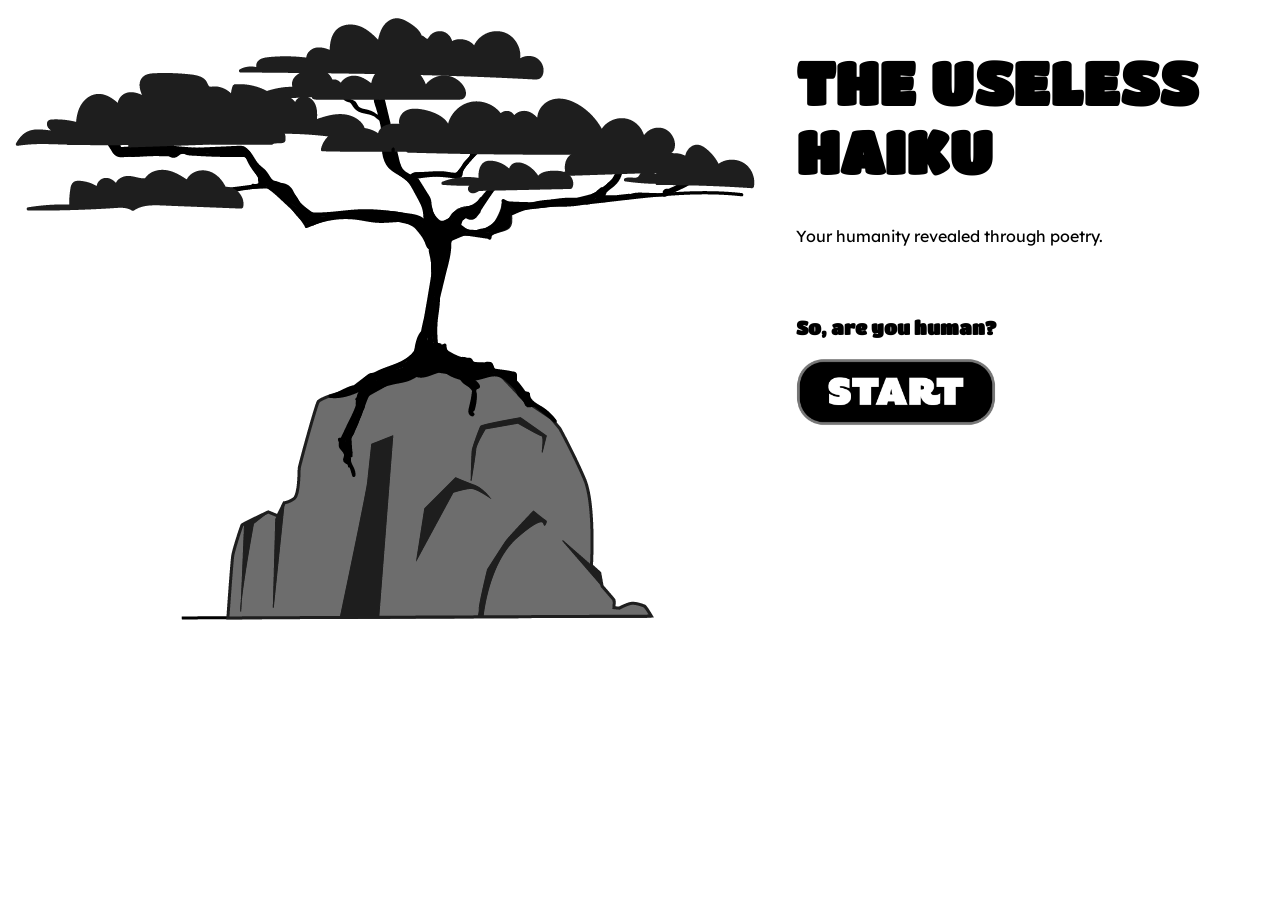
<file: index.html>
<html lang="en">
<head>
    <meta charset="UTF-8">
    <meta name="viewport" content="width=device-width, initial-scale=1.0">
    <title>The Useless Haiku</title>
        <link rel="stylesheet" href="styles.css">

</head>
<body>
    <div style="display: flex; align-items: flex-start; gap: 20px;">
        <img src="img/home-tree.png" alt="tree on a rock simple drawing" width="800px">
        <div>
        <h1 class="page-titles" id="home-title">THE USELESS HAIKU</h1>
        <p class="content-font">Your humanity revealed through poetry.</p>
        <br>
        <br>
        <h3 class="page-titles">So, are you human?</h3>

            <!--WEBSITE START BUTTON-->
            <a href="prompt-gen.html">
                <img src="img/start-button.png" width="200px">
            </a>
        </div>
    </div>
  
</body>
</html>
</file>
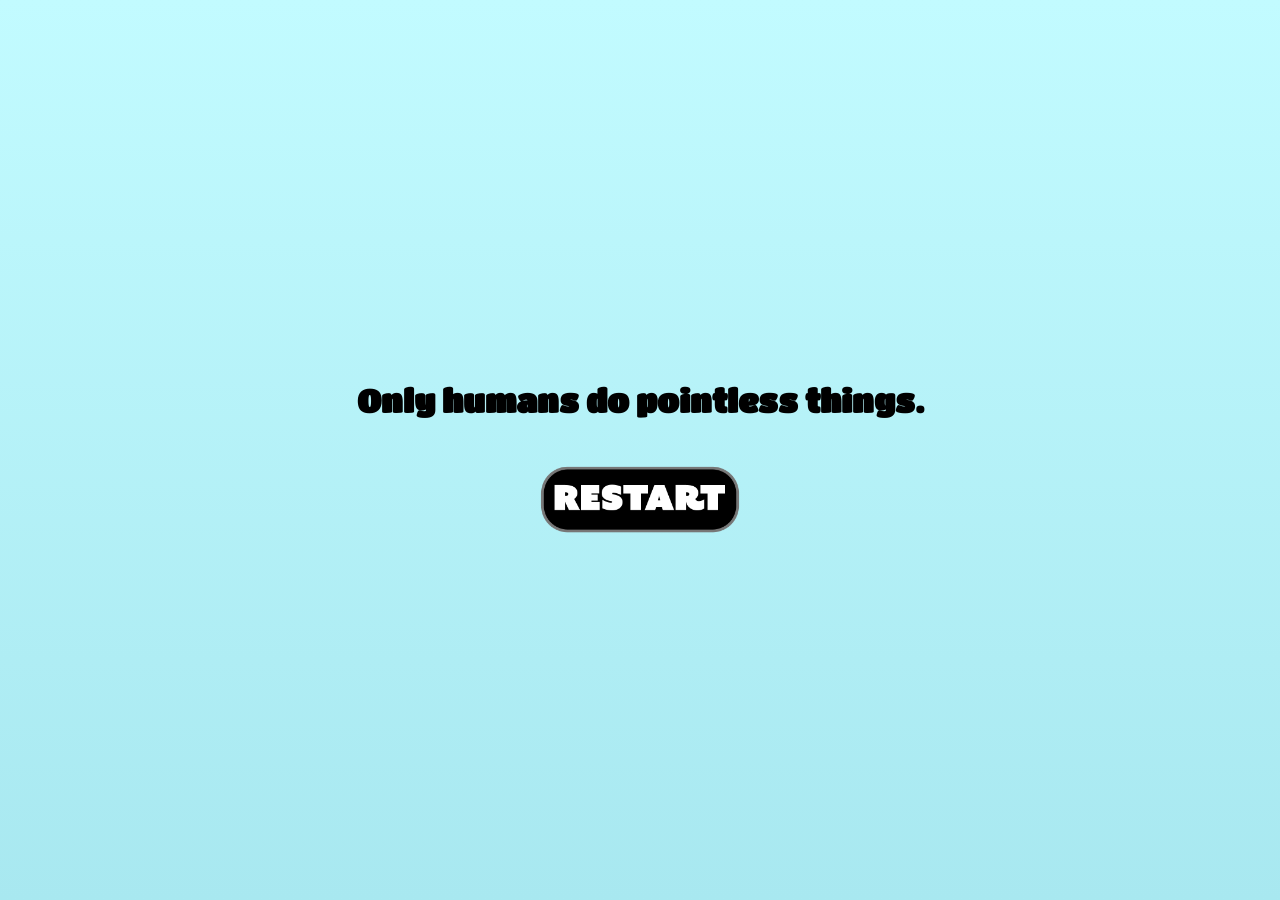
<file: haiku-end.html>
<!DOCTYPE html>
<html lang="en">
<head>
    <meta charset="UTF-8">
    <meta name="viewport" content="width=device-width, initial-scale=1.0">
    <title>Document</title>
        <link rel="stylesheet" href="styles.css">

</head>
<body id="haiku-end">

    <div id="floating-poems-root" class="floating-poems-root" aria-hidden="true"></div>

    <main class="end-container">
        <h1 class="page-titles" id="end-title">Only humans do pointless things.</h1>

        <!--HAIKU RESTART BUTTON-->
        <a href="index.html">
            <img src="img/restart-button.png" alt="Restart the haiku process" width="200px">
        </a>
    </main>

    <script>
        (function () {
            const STORAGE_KEY = 'haikuSubmissions';
            const MAX_VISIBLE = 7;
            const ROTATE_MS = 22000;

            function loadPoems() {
                try {
                    const raw = localStorage.getItem(STORAGE_KEY);
                    if (!raw) return [];
                    const data = JSON.parse(raw);
                    if (!Array.isArray(data)) return [];
                    return data
                        .map((item) => (typeof item === 'string' ? { text: item } : item))
                        .filter((item) => item && typeof item.text === 'string' && item.text.trim());
                } catch {
                    return [];
                }
            }

            function shuffle(arr) {
                const a = arr.slice();
                for (let i = a.length - 1; i > 0; i--) {
                    const j = Math.floor(Math.random() * (i + 1));
                    [a[i], a[j]] = [a[j], a[i]];
                }
                return a;
            }

            function pickVisible(poems) {
                if (poems.length <= MAX_VISIBLE) return poems.map((p) => p.text.trim());
                return shuffle(poems)
                    .slice(0, MAX_VISIBLE)
                    .map((p) => p.text.trim());
            }

            function renderFloating(root, texts) {
                root.innerHTML = '';
                const placed = [];

                function approximateRadiusPercent(text) {
                    const len = (text || '').trim().length;
                    // Radius estimate so we can prevent initial overlaps.
                    // Typical 3-line haikus will land around ~7-12.
                    const scale = Math.min(len, 90) / 90;
                    return 7 + scale * 5;
                }

                texts.forEach((text) => {
                    const el = document.createElement('div');
                    el.className = 'floating-poem';
                    el.textContent = text;

                    // Place poems outside a "bubble" around the center of the screen.
                    // Center is (50, 50) in percent coordinates; bubble radius ~18%.
                    const centerX = 50;
                    const centerY = 50;
                    const bubbleRadius = 18;

                    const radius = approximateRadiusPercent(text);
                    let left = 8;
                    let top = 10;

                    for (let attempt = 0; attempt < 70; attempt++) {
                        // Keep away from edges a bit so text doesn't get clipped.
                        left = 8 + Math.random() * 84;  // 8-92%
                        top = 6 + Math.random() * 88;   // 6-94%

                        // Keep outside the center bubble (expanded by our poem size estimate).
                        const dx = left - centerX;
                        const dy = top - centerY;
                        const dist = Math.sqrt(dx * dx + dy * dy);
                        if (dist < (bubbleRadius + radius * 0.25)) continue;

                        // Prevent overlap with previously placed poems.
                        let overlaps = false;
                        for (const p of placed) {
                            const ddx = left - p.left;
                            const ddy = top - p.top;
                            const d = Math.sqrt(ddx * ddx + ddy * ddy);
                            if (d < (radius + p.radius + 2.5)) {
                                overlaps = true;
                                break;
                            }
                        }
                        if (overlaps) continue;

                        break;
                    }

                    el.style.left = left + '%';
                    el.style.top = top + '%';

                    const duration = 16 + Math.random() * 14;
                    const delay = -Math.random() * duration;
                    el.style.animationDuration = duration + 's';
                    el.style.animationDelay = delay + 's';

                    el.style.opacity = '1';

                    placed.push({ left, top, radius });
                    root.appendChild(el);
                });
            }

            const root = document.getElementById('floating-poems-root');
            let pool = loadPoems();

            function tick() {
                pool = loadPoems();
                const texts = pickVisible(pool);
                renderFloating(root, texts);
            }

            tick();
            if (pool.length > MAX_VISIBLE) {
                setInterval(tick, ROTATE_MS);
            }
        })();
    </script>
</body>
</html>
</file>
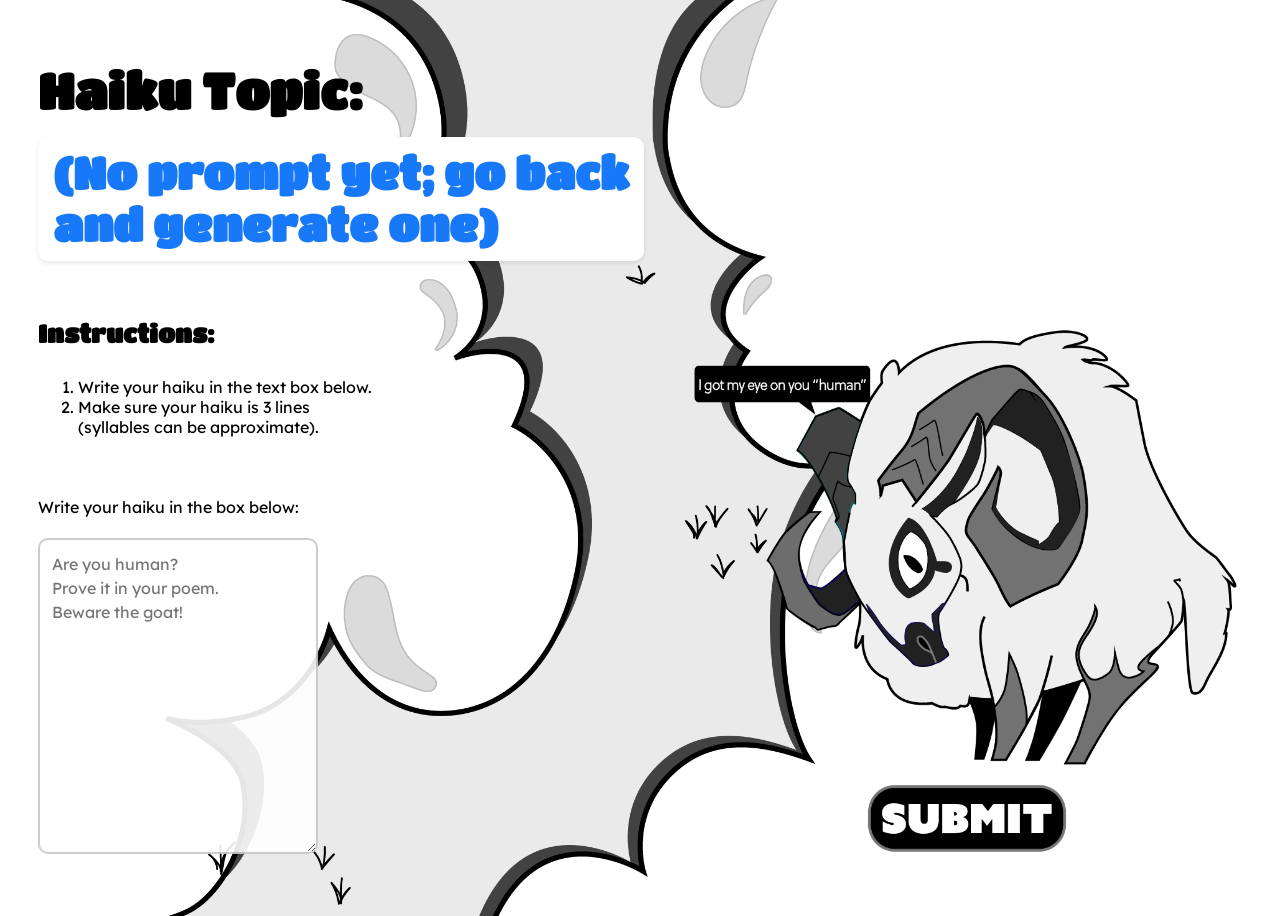
<file: haiku-entry.html>
<html lang="en">
<head>
    <meta charset="UTF-8">
    <meta name="viewport" content="width=device-width, initial-scale=1.0">
    <title>Haiku Entry</title>
        <link rel="stylesheet" href="styles.css">

</head>
<body id="haiku-entry-page">
    <main class="prompt-overlay haiku-entry-main">
        <div class="haiku-entry-content">
            <h1 class="page-titles haiku-topic-line" id="haiku-entry-heading">
                <span class="haiku-topic-label">Haiku Topic:</span>
                <span id="selected-topic" class="content-font haiku-topic-value">(No prompt yet; generate from topic page)</span>
            </h1>

            <h3 class="page-titles" id="space-specs">Instructions:</h3>
            <ol class="content-text haiku-entry-narrow" style="max-width: 300px;">
                <li>Write your haiku in the text box below.</li>
                <li>Make sure your haiku is 3 lines (syllables can be approximate).</li>
            </ol>
            <br>
            <label for="haiku-text" class="content-font">Write your haiku in the box below:</label>
            <textarea id="haiku-text" class="haiku-textarea" rows="12" placeholder="Are you human?&#10;Prove it in your poem.&#10;Beware the goat!"></textarea>
        </div>

        <div class="haiku-entry-aside" aria-label="Submit your haiku">
            <img src="img/new-goat-gen.png" alt="Goat" class="goat-img haiku-entry-goat" width="320px">

            <button type="button" id="submit-haiku" class="image-btn" aria-label="Submit haiku">
                <img src="img/submit-button.png" alt="" width="200px">
            </button>
        </div>
    </main>

    <script>
        function countSyllables(word) {
            const w = word.toLowerCase().replace(/[^a-z']/g, '');
            if (!w) return 0;
            if (w.length <= 3) return 1;
            const syl = w
                .replace(/(?:[^laeiouy]es|ed|[^laeiouy]e)$/, '')
                .replace(/^y/, '')
                .match(/[aeiouy]{1,2}/g);
            return Math.max(1, syl ? syl.length : 1);
        }

        function checkHaiku(text) {
            const lines = text.split(/\r?\n/).map(l => l.trim()).filter(l => l.length > 0);
            if (lines.length !== 3) return { valid: false, message: 'Haiku needs exactly 3 lines.' };

            const actual = lines.map(line => {
                const words = line.split(/\s+/).filter(Boolean);
                return words.reduce((sum, word) => sum + countSyllables(word), 0);
            });

            const totalSyllables = actual.reduce((sum, n) => sum + n, 0);
            // Relaxed total: accept within +/- 3 of the ideal 17 syllables.
            // This keeps per-line validation optional/lenient (we only reject on total).
            const MIN_TOTAL = 14;
            const MAX_TOTAL = 22;

            if (totalSyllables < MIN_TOTAL || totalSyllables > MAX_TOTAL) {
                return { valid: false, message: `Haiku total syllables should be between ${MIN_TOTAL} and ${MAX_TOTAL}.` };
            }

            return { valid: true, message: 'Haiku accepted (relaxed total syllable rule).' };
        }

        const selectedTopic = document.getElementById('selected-topic');
        const haikuText = document.getElementById('haiku-text');

        document.addEventListener('DOMContentLoaded', () => {
            const savedTopic = localStorage.getItem('haikuTopic');
            selectedTopic.textContent = savedTopic ? savedTopic : '(No prompt yet; go back and generate one)';
        });

        const STORAGE_KEY = 'haikuSubmissions';

        function saveHaikuSubmission(text) {
            const normalized = text.trim();
            if (!normalized) return;
            let list = [];
            try {
                const raw = localStorage.getItem(STORAGE_KEY);
                if (raw) list = JSON.parse(raw);
                if (!Array.isArray(list)) list = [];
            } catch {
                list = [];
            }
            list.push({
                text: normalized,
                at: Date.now()
            });
            /* Keep last 80 so localStorage stays small */
            if (list.length > 80) list = list.slice(-80);
            localStorage.setItem(STORAGE_KEY, JSON.stringify(list));
        }

        document.getElementById('submit-haiku').addEventListener('click', () => {
            const result = checkHaiku(haikuText.value);
            if (result.valid) {
                saveHaikuSubmission(haikuText.value);
                window.location.href = 'haiku-end.html';
            } else {
                window.location.href = 'wrong-haiku.html';
            }
        });
    </script>
</body>
</html>
</file>
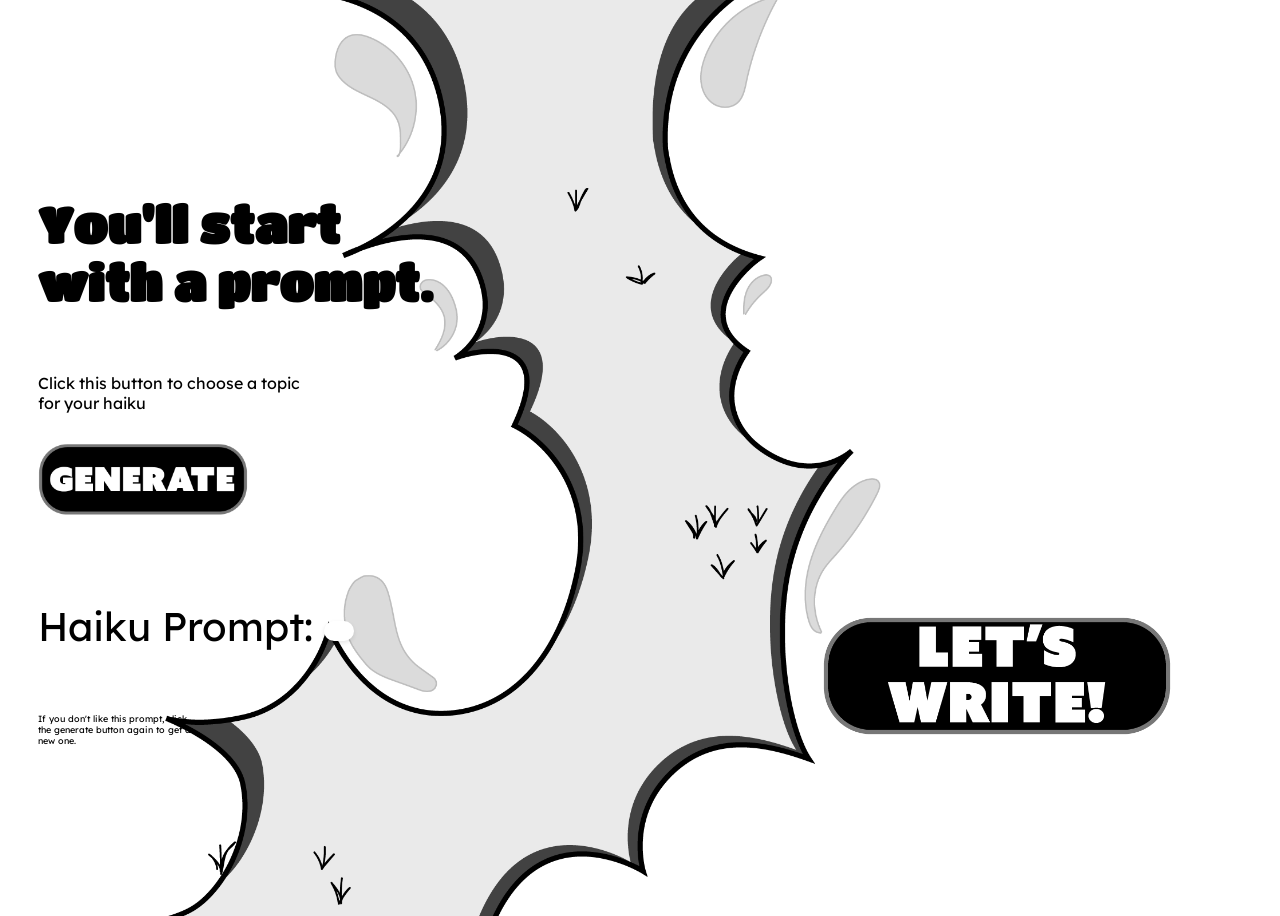
<file: prompt-gen.html>
<html lang="en">
<head>
    <meta charset="UTF-8">
    <meta name="viewport" content="width=device-width, initial-scale=1.0">
    <title>Haiku Topic</title>
        <link rel="stylesheet" href="styles.css">

</head>
<body id="prompt-page">
    <main class="prompt-overlay">
        <h1 class="page-titles" id="prompt-title" style="max-width: 410px;">You'll start with a prompt.</h1>
        <p class="content-font" style="max-width: 280px;">Click this button to choose a topic for your haiku</p>

        <!--PROMPT GENERATION BUTTON-->
        <button id="generate-prompt-btn" class="image-btn" type="button" aria-label="Generate a haiku prompt">
            <img src="img/generate-button.png" alt="Generate prompt" width="210px">
        </button>
        <br>
        <p class="content-font" id="" style="font-size: 40px;">Haiku Prompt: <span id="haiku-topic"></span></p>
        <p class="content-font" id="new-prompt" style="max-width: 162px;">If you don't like this prompt, click the generate button again to get a new one.</p>

        <div class="bottom-right-section">
            <a id="to-entry-link" href="haiku-entry.html">
                <img src="img/write-haiku-button.png" alt="Go to haiku entry page" width="350px">
            </a>
        </div>
    </main>

    <script>
        const topics = [
            "College Classes",
            "Having No Flexi",
            "The Art of Nothing",
            "Relaxing",
            "Coffee Dependency",
            "Finals Week",
            "Group Projects",
            "Laundry Day",
            "San Francisco",
            "Food",
            "Friend Groups",
            "The Weather",
            "Procrastination",
            "The Future",
            "Free Time"
        ];

        const topicDisplay = document.getElementById("haiku-topic");
        const generateButton = document.getElementById("generate-prompt-btn");
        const newPromptButton = document.getElementById("new-prompt-btn");
        const entryLink = document.getElementById("to-entry-link");

        function saveTopic(topic) {
            localStorage.setItem("haikuTopic", topic);
        }

        function generateTopic() {
            const randomIndex = Math.floor(Math.random() * topics.length);
            const topic = topics[randomIndex];
            topicDisplay.textContent = topic;
            saveTopic(topic);
        }

        function ensureTopicSavedOnNavigation() {
            const topic = topicDisplay.textContent.trim();
            if (topic) saveTopic(topic);
        }

        generateButton.addEventListener("click", generateTopic);
        newPromptButton.addEventListener("click", generateTopic);
        entryLink.addEventListener("click", ensureTopicSavedOnNavigation);

        document.addEventListener("DOMContentLoaded", () => {
            const saved = localStorage.getItem("haikuTopic");
            if (saved) topicDisplay.textContent = saved;
        });
    </script>
</body>
</html>
</file>
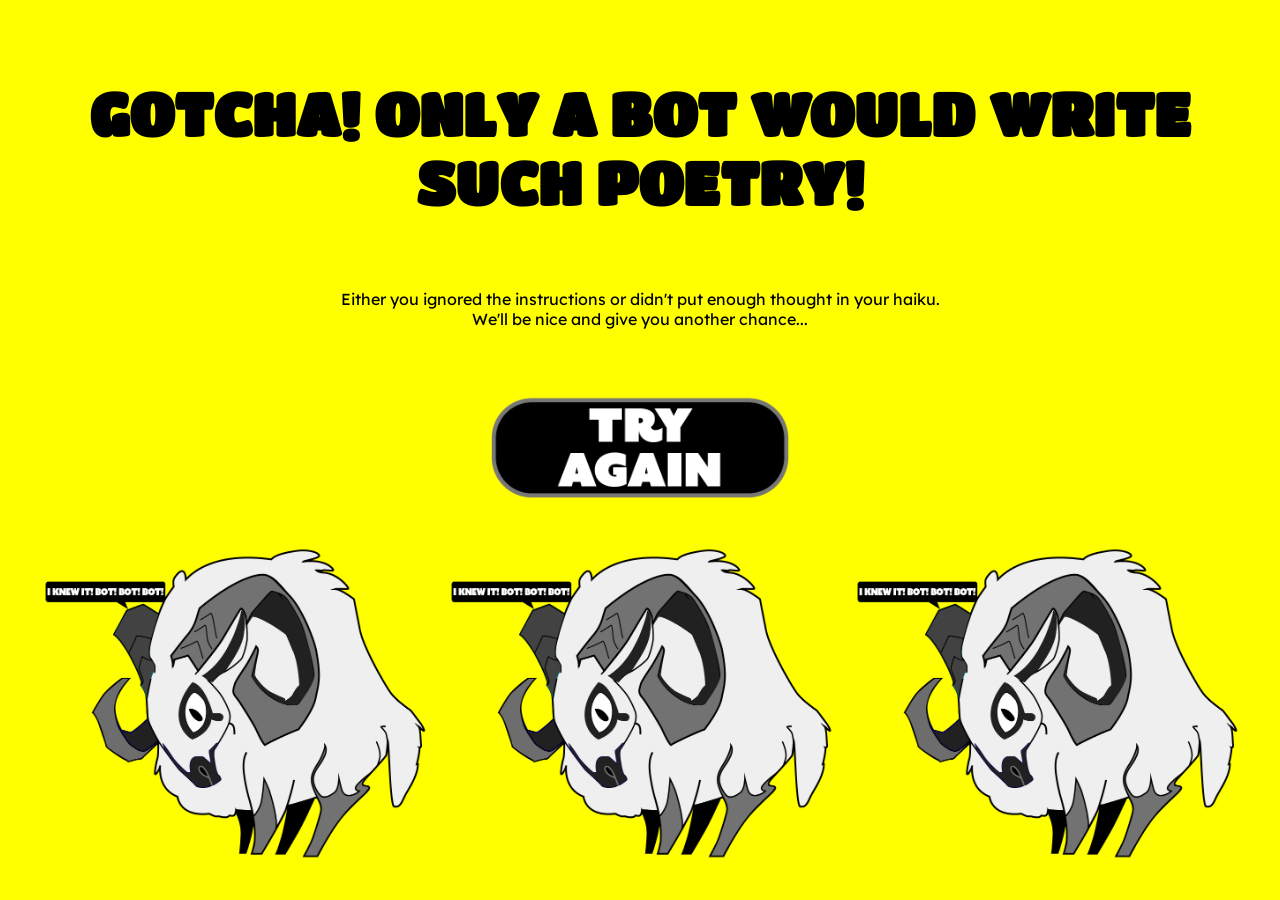
<file: wrong-haiku.html>
<!DOCTYPE html>
<html lang="en">
<head>
    <meta charset="UTF-8">
    <meta name="viewport" content="width=device-width, initial-scale=1.0">
    <title>HAIKU ERROR</title>
    <link rel="stylesheet" href="styles.css">
</head>
<body class="wrong-haiku-background" id="wrong-haiku">
    <main class="wrong-haiku-main">
        <h1 class="page-titles" style="font-size: 60px;">GOTCHA! ONLY A BOT WOULD WRITE SUCH POETRY!</h1>
        <p class="content-text" style="max-width: 610px;">Either you ignored the instructions or didn't put enough thought in your haiku. We'll be nice and give you another chance...</p>
        <br>
        <a href="haiku-entry.html">
            <img src="img/try-again-button.png" alt="Go to haiku entry page" width="300px">
        </a>
        <div class="goat-row">
            <img class="glitch-goat" src="img/caught-goat.png" alt="Glitch goat 1" width="390px">
            <img class="glitch-goat" src="img/caught-goat.png" alt="Glitch goat 2" width="390px">
            <img class="glitch-goat" src="img/caught-goat.png" alt="Glitch goat 3" width="390px">
        </div>
    </main>
</body>
</html>
</file>
<file: styles.css>
@font-face {
    font-family: prime-title;
    src: url(fonts/TitanOne-Regular.ttf);
}

@font-face {
    font-family: content-title;
    src: url(fonts/LexendDeca-VariableFont_wght.ttf);
}

@font-face {
    font-family: content-title;
    src: url(fonts/);
}

#index {
    
}

.page-titles {
    font-family: prime-title;
}

#home-title {
    font-size: 60px;
}

#space-specs {
    font-size: 25px;
    margin-top: 45px;
    margin-bottom: 1px;}

#prompt-title {
    font-size: 50px;
}

.content-font {
    font-family: content-title;
}

#new-prompt {
    font-size: 9px;
}

#haiku-topic {
    background-color: white;
    padding: 10px 15px;
    border-radius: 10px;
    display: inline-block;
    box-shadow: 0 2px 4px rgba(0, 0, 0, 0.1);
}

#haiku-end {
    position: relative;
    margin: 0;
    min-height: 100vh;
    overflow-x: hidden;
    background: linear-gradient(#C2FBFF, #a8e8f0);
}

.floating-poems-root {
    position: fixed;
    inset: 0;
    z-index: 0;
    pointer-events: none;
    overflow: hidden;
}

.floating-poem {
    position: absolute;
    max-width: min(14rem, 38vw);
    font-family: content-title, system-ui, sans-serif;
    font-size: clamp(0.8rem, 1.9vw, 1.05rem);
    line-height: 1.45;
    white-space: pre-line;
    color: rgba(30, 50, 60, 0.95);
    text-shadow: 0 0 20px rgba(255, 255, 255, 0.85);
    transform-origin: center center;
    animation-name: float-drift;
    animation-timing-function: ease-in-out;
    animation-iteration-count: infinite;
    animation-direction: alternate;
    will-change: transform;
}

@keyframes float-drift {
    0% {
        transform: translate(0, 0) rotate(-1deg);
    }
    33% {
        transform: translate(2.5vw, -3vh) rotate(1.2deg);
    }
    66% {
        transform: translate(-2vw, 2vh) rotate(-0.8deg);
    }
    100% {
        transform: translate(1.5vw, 1vh) rotate(0.5deg);
    }
}

.end-container {
    position: relative;
    z-index: 1;
    min-height: 100vh;
    display: flex;
    flex-direction: column;
    align-items: center;
    justify-content: center;
    gap: 1.5rem;
    padding: 2rem 1.25rem;
    box-sizing: border-box;
}

#prompt-page,
#haiku-entry-page {
    background-image: url('img/prompt-impv-bckg.png');
    min-height: 100vh;
    background-size: cover;
    background-position: center;
    background-repeat: no-repeat;
}

.prompt-overlay {
    position: relative;
    min-height: 100vh;
    display: flex;
    flex-direction: column;
    justify-content: center;
    align-items: flex-start;
    gap: 13px;
    padding: 30px;
    box-sizing: border-box;
}

.image-btn {
    padding: 0;
    border: 0;
    background: transparent;
    cursor: pointer;
}

.bottom-right-section {
    position: absolute;
    bottom: 170px;
    right: 100px;
    display: flex;
    flex-direction: column;
    align-items: center;}

#haiku-entry-heading {
    font-size: 50px;
    line-height: 1.15;
    max-width: min(100%, 42rem);
    margin: 0;
}

.haiku-topic-line {
    display: flex;
    flex-wrap: wrap;
    align-items: baseline;
    gap: 0.35em 0.5em;
}

.haiku-topic-line .haiku-topic-value {
    font-family: prime-title;
    font-size: 45px;
    color: rgb(23, 120, 248);
    background-color: white;
    padding: 10px 15px;
    border-radius: 10px;
    box-shadow: 0 2px 4px rgba(0, 0, 0, 0.1);
}

.haiku-entry-narrow {
    max-width: 780px;
}

/* This styling keeps the goat and submit button from overlapping on the entry page*/
.haiku-entry-main.prompt-overlay {
    display: grid;
    grid-template-columns: minmax(0, 1fr) auto;
    align-items: end;
    align-content: center;
    column-gap: clamp(1.25rem, 5vw, 3rem);
    row-gap: 1rem;
    width: 100%;
    max-width: 100%;
    min-height: 100vh;
}

.haiku-entry-content {
    grid-column: 1;
    display: flex;
    flex-direction: column;
    align-items: flex-start;
    gap: 13px;
    min-width: 0;
}

.haiku-entry-aside {
    grid-column: 2;
    display: flex;
    flex-direction: column;
    align-items: center;
    gap: 13px;
    justify-self: end;
    flex-shrink: 0;
}

.haiku-entry-main .haiku-textarea {
    margin-bottom: 0;
}

.goat-img {
    width: 550px;
    height: auto;
    display: block;
}

.haiku-entry-aside .image-btn img {
    max-width: min(200px, 40vw);
    width: 100%;
    height: auto;
}

@media (max-width: 700px) {
    .haiku-entry-main.prompt-overlay {
        grid-template-columns: 1fr;
        align-items: stretch;
    }

    .haiku-entry-aside {
        grid-column: 1;
        flex-direction: row;
        flex-wrap: wrap;
        justify-content: flex-end;
        align-items: flex-end;
        width: 100%;
        padding-top: 0.5rem;
        border-top: 1px solid rgba(0, 0, 0, 0.08);
        margin-top: 0.25rem;
    }

    .haiku-entry-goat {
        max-width: min(200px, 55vw);
    }
}

.haiku-textarea {
    width: 100%;
    max-width: 280px;
    min-height: 280px;
    resize: vertical;
    margin-top: 8px;
    margin-bottom: 12px;
    padding: 12px;
    font-size: 16px;
    line-height: 1.5;
    font-family: content-title;
    border-radius: 10px;
    border: 2px solid rgba(0,0,0,0.2);
    background: rgba(255,255,255,0.9);
}

.content-text {
    font-family: content-title;
}

#wrong-haiku-page .wrong-haiku-main {
    padding: 24px 24px 24px 10px;
    max-width: 40rem;
}

#wrong-haiku {
    background-color: #FFFF00;
    margin: 0;
    min-height: 100vh;
}

.wrong-haiku-main {
    min-height: 100vh;
    display: flex;
    flex-direction: column;
    align-items: center;
    justify-content: center;
    text-align: center;
    gap: 1rem;
    padding: 2rem 1rem;
    box-sizing: border-box;
}

.goat-row {
    display: flex;
    justify-content: center;
    gap: 1rem;
    margin-top: 1.5rem;
}

.glitch-goat {
    display: block;
    animation: glitch-move 3s infinite alternate ease-in-out,
               glitch-color 1.5s infinite linear;
}

@keyframes glitch-move {
    0% { transform: translate(0, 0) rotate(0deg); }
    25% { transform: translate(-2px, 2px) rotate(-1deg); }
    50% { transform: translate(3px, -2px) rotate(1deg); }
    75% { transform: translate(-3px, 1px) rotate(-0.8deg); }
    100% { transform: translate(2px, -1px) rotate(0.5deg); }
}

@keyframes glitch-color {
    0% { filter: none; }
    30% { filter: hue-rotate(20deg) saturate(1.2); }
    60% { filter: hue-rotate(340deg) saturate(1.4); }
    100% { filter: none; }
}
</file>
